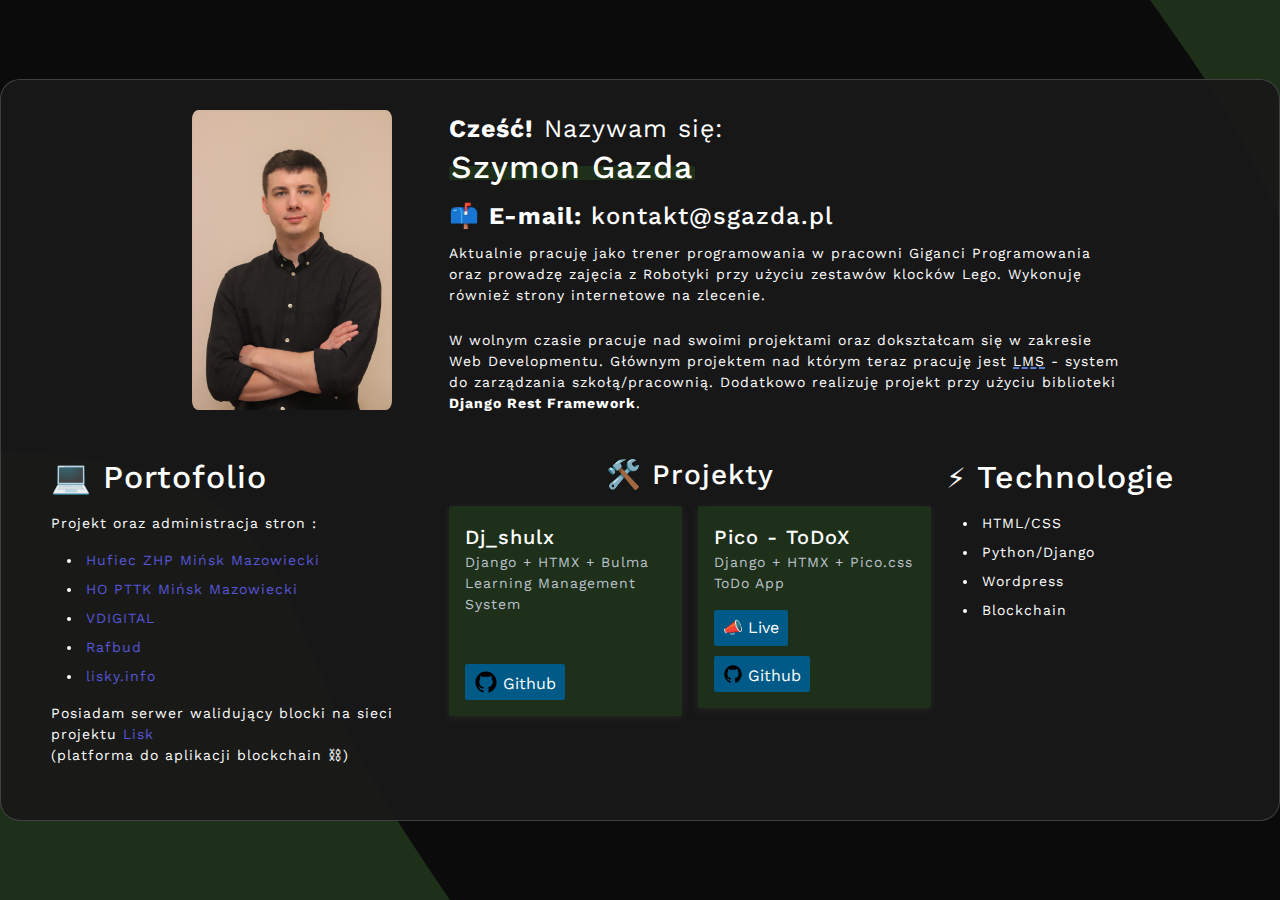
<file: index.html>
<!DOCTYPE html>

<html>

<head>
    <meta charset="utf-8">
    <meta http-equiv="X-UA-Compatible" content="IE=edge">
    <title>Szymon Gazda</title>
    <meta name="description" content="Cześć! Zapraszam na moją strone ;)">
    <meta name="viewport" content="width=device-width, initial-scale=1">

    <link rel="icon" href="/images/tree.ico">
    <link rel="stylesheet" href="css/spectre.min.css">
    <link rel="stylesheet" href="style.css">
</head>

<body>
    <div class="main">
        <div class="container">
            <div class="columns row1">
                <div class="column col-3 col-ml-auto col-md-12 prof">
                    <img class="profilowe" src="/images/profilowe1.png">
                </div>
                <div class="column col-7 col-mr-auto col-md-12">
                    <div class="name">
                        <span style="font-size:25px;"><strong>Cześć!</strong> Nazywam się: </span> <br>
                        <h2><mark>Szymon Gazda</mark></h2>
                        <h4>📫 <b>E-mail:</b> kontakt@sgazda.pl</h4>
                    </div>
                    <p>
                        Aktualnie pracuję jako trener programowania w pracowni Giganci Programowania oraz prowadzę
                        zajęcia z Robotyki przy
                        użyciu zestawów klocków Lego.
                        Wykonuję również strony internetowe na zlecenie.
                    </p>
                    <p>
                        W wolnym czasie pracuje nad swoimi projektami oraz dokształcam się w zakresie Web Developmentu.
                        Głównym projektem nad którym teraz pracuję jest <span class="tooltip"
                            data-tooltip="Learning Management System">LMS</span> - system do zarządzania
                        szkołą/pracownią. Dodatkowo realizuję projekt przy użyciu biblioteki <strong>Django Rest Framework</strong>.
                    </p>

                </div>

            </div>
            <div class="columns row2">
                <div class="column col-12">
            
                </div>
            </div>
            <div class="columns row3">
                <div class="column col-4 col-md-12">
                    <h2>💻 Portofolio</h2>
                    Projekt oraz administracja stron :
                    <ul>
                        <li><a href="https://minsk.zhp.pl" />Hufiec ZHP Mińsk Mazowiecki</a></li>
                        <li><a href="https://harcerski.minskmaz.pttk.pl" />HO PTTK Mińsk Mazowiecki</a></li>
                        <li><a href="https://vdigital.pl/">VDIGITAL</a></li>
                        <li><a href="https://rafbud-budownictwo.pl/">Rafbud</a></li>
                        <li><a href="https://lisky.info">lisky.info</a></li>
                    </ul>
                    <p> Posiadam serwer walidujący blocki na sieci projektu <a href="https://lisk.com/">Lisk</a><br>
                        (platforma do aplikacji
                        blockchain ⛓) </p>
                </div>

                <div class="column col-5 col-md-12">
                    <h3 style="text-align:center"> 🛠️ Projekty</h3>
                    <div class="columns">
                        <div class="column col-6 col-md-12">
                            <div class="card">
                                <!-- <div class="card-image">
                                    <img src="images/desk.jpg" class="img-responsive">
                                </div> -->
                                <div class="card-header">

                                    <div class="card-title h5">Dj_shulx</div>
                                    <div class="card-subtitle text-gray">
                                        Django + HTMX + Bulma <br>
                                        Learning Management System

                                    </div>
                                </div>
                                <div class="card-body">
                                    <a href="https://github.com/sgazda94/Pico-ToDoX">
                                        <button class="btn btn-primary btn-img">
                                            <img src="images/logo-github.svg" width="24">
                                        <span>Github</span>
                                        </button>
                                    </a>
                                    <!-- <button class="btn btn-primary js-modal-trigger" data-target="modal-1">🔎 Zobacz
                                        więcej</button> -->
                                </div>
                            </div>
                        </div>
                        <div class="column col-6 col-md-12 pb-2">
                            <div class="card">
                                <div class="card-header">

                                    <div class="card-title h5">Pico - ToDoX</div>
                                    <div class="card-subtitle text-gray">Django + HTMX + Pico.css
                                        ToDo App
                                    </div>
                                </div>
                                <div class="card-body">
                                    <a href="https://pico-todox.herokuapp.com/">
                                        <button class="btn btn-primary">📣 Live</button>
                                    </a>
                                    <a href="https://github.com/sgazda94/Pico-ToDoX">
                                        <button class="btn btn-primary btn-img">
                                        <img src="images/logo-github.svg" width="20" height="20">
                                        <span>Github</span>
                                            </button>
                                    </a>
                                    <!-- <button class="btn btn-primary js-modal-trigger" data-target="modal-2">🔎 Zobacz
                                        więcej</button> -->
                                </div>
                            </div>
                        </div>
                    </div>
                </div>
                <div class="column col-3 col-md-12">
                    <h2>⚡ Technologie </h2>
                    <ul>
                        <li>HTML/CSS</li>
                        <li>Python/Django</li>
                        <li>Wordpress</li>
                        <li>Blockchain</li>
                    </ul>
                </div>
            </div>
        </div>
    </div>
    </div>

    <div class="modal" id="modal-1">
        <a href="#close" class="modal-overlay" aria-label="Close"></a>
        <div class="modal-container">
            <div class="modal-header">
                <a href="#close" class="btn btn-clear float-right" aria-label="Close"></a>
                <div class="modal-title h5">Modal title 1</div>
            </div>
            <div class="modal-body">
                <div class="content">
                    Do zrobienia
                </div>
            </div>
            <div class="modal-footer">
                ...
            </div>
        </div>
    </div>

    <div class="modal" id="modal-2">
        <a href="#close" class="modal-overlay" aria-label="Close"></a>
        <div class="modal-container">
            <div class="modal-header">
                <a href="#close" class="btn btn-clear float-right" aria-label="Close"></a>
                <div class="modal-title h5">Modal title 2</div>
            </div>
            <div class="modal-body">
                <div class="content">
                    Do zrobienia
                </div>
            </div>
            <div class="modal-footer">
                Modal 2
            </div>
        </div>
    </div>
    <script>
        document.addEventListener('DOMContentLoaded', () => {
            // Functions to open and close a modal
            function openModal($el) {
                $el.classList.add('active');
            }

            function closeModal($el) {
                $el.classList.remove('active');
            }

            function closeAllModals() {
                (document.querySelectorAll('.modal') || []).forEach(($modal) => {
                    closeModal($modal);
                });
            }

            // Add a click event on buttons to open a specific modal
            (document.querySelectorAll('.js-modal-trigger') || []).forEach(($trigger) => {
                const modal = $trigger.dataset.target;
                const $target = document.getElementById(modal);
                console.log($target);

                $trigger.addEventListener('click', () => {
                    openModal($target);
                });
            });

            // Add a click event on various child elements to close the parent modal
            (document.querySelectorAll('.modal-background, .modal-close, .modal-overlay, .delete, .modal-card-foot, .btn-clear') || []).forEach(($close) => {
                const $target = $close.closest('.modal');

                $close.addEventListener('click', () => {
                    closeAllModals();
                });
            });

            // Add a keyboard event to close all modals
            document.addEventListener('keydown', (event) => {
                const e = event || window.event;

                if (e.keyCode === 27) { // Escape key
                    closeAllModals();
                }
            });
        });
    </script>
</body>

</html>
<!--
                <div id="o-mnie" class="column col-3 col-md-12">
                    <h2>👦 O mnie </h2>
                    <ul>
                        <li>Inżynier PW</li>
                        <li>Instruktor robotyki</li>
                        <li>Trener programowania dla dzieci</li>
                        <li>Pasjonat programowania</li>
                        <li>Działacz społeczny</li>
                        <li>Miłośnik kawy</li>
                        <li>Stolarz (gdy potrzeba 😄)</li>
                    </ul>
                </div> -->
</file>
<file: style.css>
@import url("https://fonts.googleapis.com/css2?family=Poppins:wght@400;500;600&family=Red+Hat+Mono:wght@400;500;600&display=swap");
@import url("https://fonts.googleapis.com/css2?family=Work+Sans:wght@400;500;600&display=swap");

body {
	background: transparent;
	background-image: url(images/blob-bg.svg);
	background-size: cover;
	background-attachment: fixed;
	font-family: "Work Sans", "Red Hat Mono", monospace;
	font-size: 14px;
	color: rgb(230, 230, 230);
	letter-spacing: 1px;
	overflow-wrap: break-word;
}
/*
blob-bg
0b0b0b -dark grey
1e3019 - green */

mark {
	display: inline-block;
	line-height: 0em;
	padding-bottom: 0.4em;
	background-color: #1e3019;
	color: white;
	border-bottom: none;
}

.main {
	width: 1300px;
	max-width: 100%;
	display: grid;
	grid-template-columns: 1fr;
	margin: 0 auto;
	align-items: center;
	justify-items: center;
}

.container {
	margin: auto;
	background: rgba(18, 18, 18, 0.95);
	color: rgb(240, 240, 240);
	padding: 50px 60px;
	word-wrap: break-word;
	max-width: 100%;
}

.row2 {
	margin-bottom: 20px;
}

.tooltip {
	text-decoration: underline dashed #587dcc 2px;
}

.prof {
	text-align: center;
}

.profilowe {
	width: 200px;
	border-radius: 3%;
	padding: 0;
}

#o-mnie {
	justify-content: center;
	align-items: center;
}

@media screen and (min-width: 600px) {
	.main {
		display: grid;
		grid-template-columns: 1fr;
		grid-template-rows: 100vh;
		align-items: center;
		justify-items: center; /* adjusted */
	}

	.container {
		margin: 0 auto;
		background: rgba(24, 24, 24, 0.9);
		color: white;
		border: 1px solid rgba(92, 92, 92, 0.6);
		border-radius: 20px;
		padding: 30px 50px;
	}
}

@media screen and (max-width: 600px) {
	.name {
		text-align: center;
		padding-bottom: 30px;
	}
	#br {
		display: none;
	}
}

.card {
	background-color: #1e3019;
	border: #434343;
	box-shadow: rgba(99, 99, 99, 0.2) 0px 2px 8px 0px;
	height: 100%;
}

.btn.btn-primary {
	background: #005a87;
	border-color: #005a87;
	vertical-align: middle;
}

.btn.btn-primary:hover,
.btn.btn-primary:active,
.btn.btn-primary:focus {
	background: hsl(200, 100%, 12%);
	border-color: hsl(200, 100%, 12%);
}

.card-body {
	display: flex;
	flex-direction: column;
	gap: 10px;
	justify-content: flex-end;
}

.btn-img {
	display: flex;
	align-items: center;
	justify-content: center;
}

.btn-img img {
	margin-right: 5px;
}

.btn-img span {
	display: inline-flex;
	align-items: center;
	padding-top: 5px;
}
</file>
